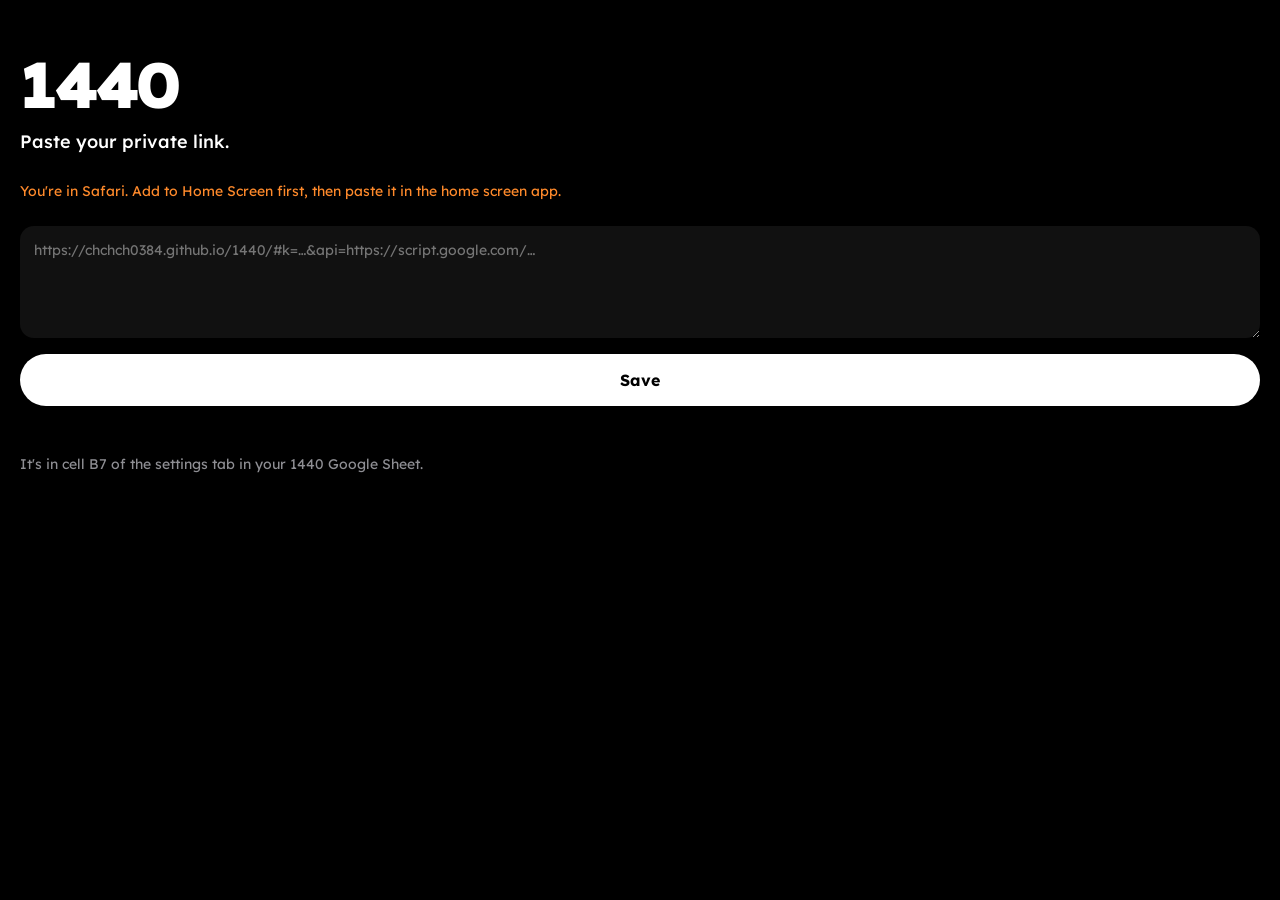
<file: index.html>
<!doctype html>
<html lang="en">
<head>
<meta charset="utf-8">
<meta name="viewport" content="width=device-width, initial-scale=1, viewport-fit=cover, user-scalable=no">
<meta name="apple-mobile-web-app-capable" content="yes">
<meta name="mobile-web-app-capable" content="yes">
<meta name="apple-mobile-web-app-status-bar-style" content="black-translucent">
<meta name="apple-mobile-web-app-title" content="1440">
<meta name="theme-color" content="#000000">
<link rel="manifest" href="manifest.json">
<link rel="apple-touch-icon" href="icons/icon-180.png">
<link rel="icon" href="icons/icon-192.png">
<link rel="preconnect" href="https://fonts.googleapis.com">
<link rel="preconnect" href="https://fonts.gstatic.com" crossorigin>
<link href="https://fonts.googleapis.com/css2?family=Lexend:wght@300;400;500;600;700;800&display=swap" rel="stylesheet">
<link rel="stylesheet" href="style.css?v=11">
<title>1440</title>
</head>
<body>

<!-- 設定：貼上專屬連結（只做一次） -->
<section id="scr-setup" class="screen" hidden>
  <h1 class="logo">1440</h1>
  <p class="lead">Paste your private link.</p>
  <p id="setup-warn" class="warn" hidden>You're in Safari. Add to Home Screen first, then paste it in the home screen app.</p>
  <textarea id="setup-link" rows="4" placeholder="https://chchch0384.github.io/1440/#k=…&amp;api=https://script.google.com/…" autocapitalize="off" autocorrect="off" spellcheck="false"></textarea>
  <button id="setup-save" class="primary">Save</button>
  <p id="setup-msg" class="msg"></p>
  <p class="hint">It's in cell B7 of the settings tab in your 1440 Google Sheet.</p>
  <nav class="nav bottom"><button id="setup-cancel" hidden>Cancel</button></nav>
</section>

<!-- 拍照畫面 -->
<section id="scr-shoot" class="screen center" hidden>
  <div class="clock-wrap">
    <div id="clock" class="clock">--:--</div>
    <div id="minute-status" class="minute-status"></div>
    <div id="hour-progress" class="hour-progress"></div>
  </div>
  <button id="btn-shoot" class="shoot" aria-label="Take photo"></button>
  <input id="file" type="file" accept="image/*" capture="environment" hidden>
  <p id="cheat-banner" class="cheat-banner" hidden>Cheat mode</p>
  <nav class="nav bottom">
    <button id="shoot-cancel-cheat" hidden>Cancel cheat</button>
    <button id="shoot-wall">Wall</button>
  </nav>
</section>

<!-- 處理中 / 待上傳 -->
<section id="scr-pending" class="screen" hidden>
  <div class="photo"><img id="pending-img" alt=""></div>
  <div class="info">
    <div id="pending-title" class="title">Processing…</div>
    <div id="pending-sub" class="sub"></div>
  </div>
  <div id="pending-ask" class="ask" hidden>
    <p id="pending-ask-text"></p>
    <div class="row">
      <button id="pending-retake">Retake</button>
      <button id="pending-keep" class="primary">Keep anyway</button>
    </div>
  </div>
  <div id="pending-actions" class="row" hidden>
    <button id="pending-discard" class="danger">Discard</button>
    <button id="pending-retry" class="primary">Retry</button>
  </div>
  <p class="hint only-failed">Long-press the photo to save it to Photos.</p>
</section>

<!-- 今天已經拍過 -->
<section id="scr-today" class="screen" hidden>
  <div class="photo"><img id="today-img" alt=""></div>
  <div class="info">
    <div id="today-title" class="title"></div>
    <div id="today-sub" class="sub"></div>
  </div>
  <nav class="nav bottom">
    <button id="today-wall">Wall</button>
    <button id="today-book">Hours</button>
  </nav>
  <button id="today-cheat" class="cheat">cheat</button>
</section>

<!-- 總覽 -->
<section id="scr-wall" class="screen" hidden>
  <header class="bar">
    <button class="back" data-back aria-label="Back">‹</button>
    <div id="wall-progress">0/1440</div>
    <span class="bar-spacer"></span>
  </header>
  <div id="wall-labels" class="hour-labels"></div>
  <div id="wall-wrap" class="wall-wrap">
    <canvas id="wall"></canvas>
    <canvas id="wall-overlay"></canvas>
  </div>
</section>

<!-- 小時書 -->
<section id="scr-book" class="screen" hidden>
  <header class="bar">
    <button class="back" data-back aria-label="Back">‹</button>
    <div id="book-title"></div>
    <span class="bar-spacer"></span>
  </header>
  <div id="book-dots" class="dots"></div>
  <div id="book-pages" class="pages"></div>
</section>

<!-- 看單張 -->
<section id="scr-view" class="screen" hidden>
  <header class="bar">
    <button class="back" data-back aria-label="Back">‹</button>
    <div id="view-title"></div>
    <span class="bar-spacer"></span>
  </header>
  <div class="photo"><img id="view-img" alt=""></div>
  <div id="view-sub" class="sub"></div>
</section>

<div id="toast" hidden></div>
<script src="app.js?v=7"></script>
</body>
</html>
</file>
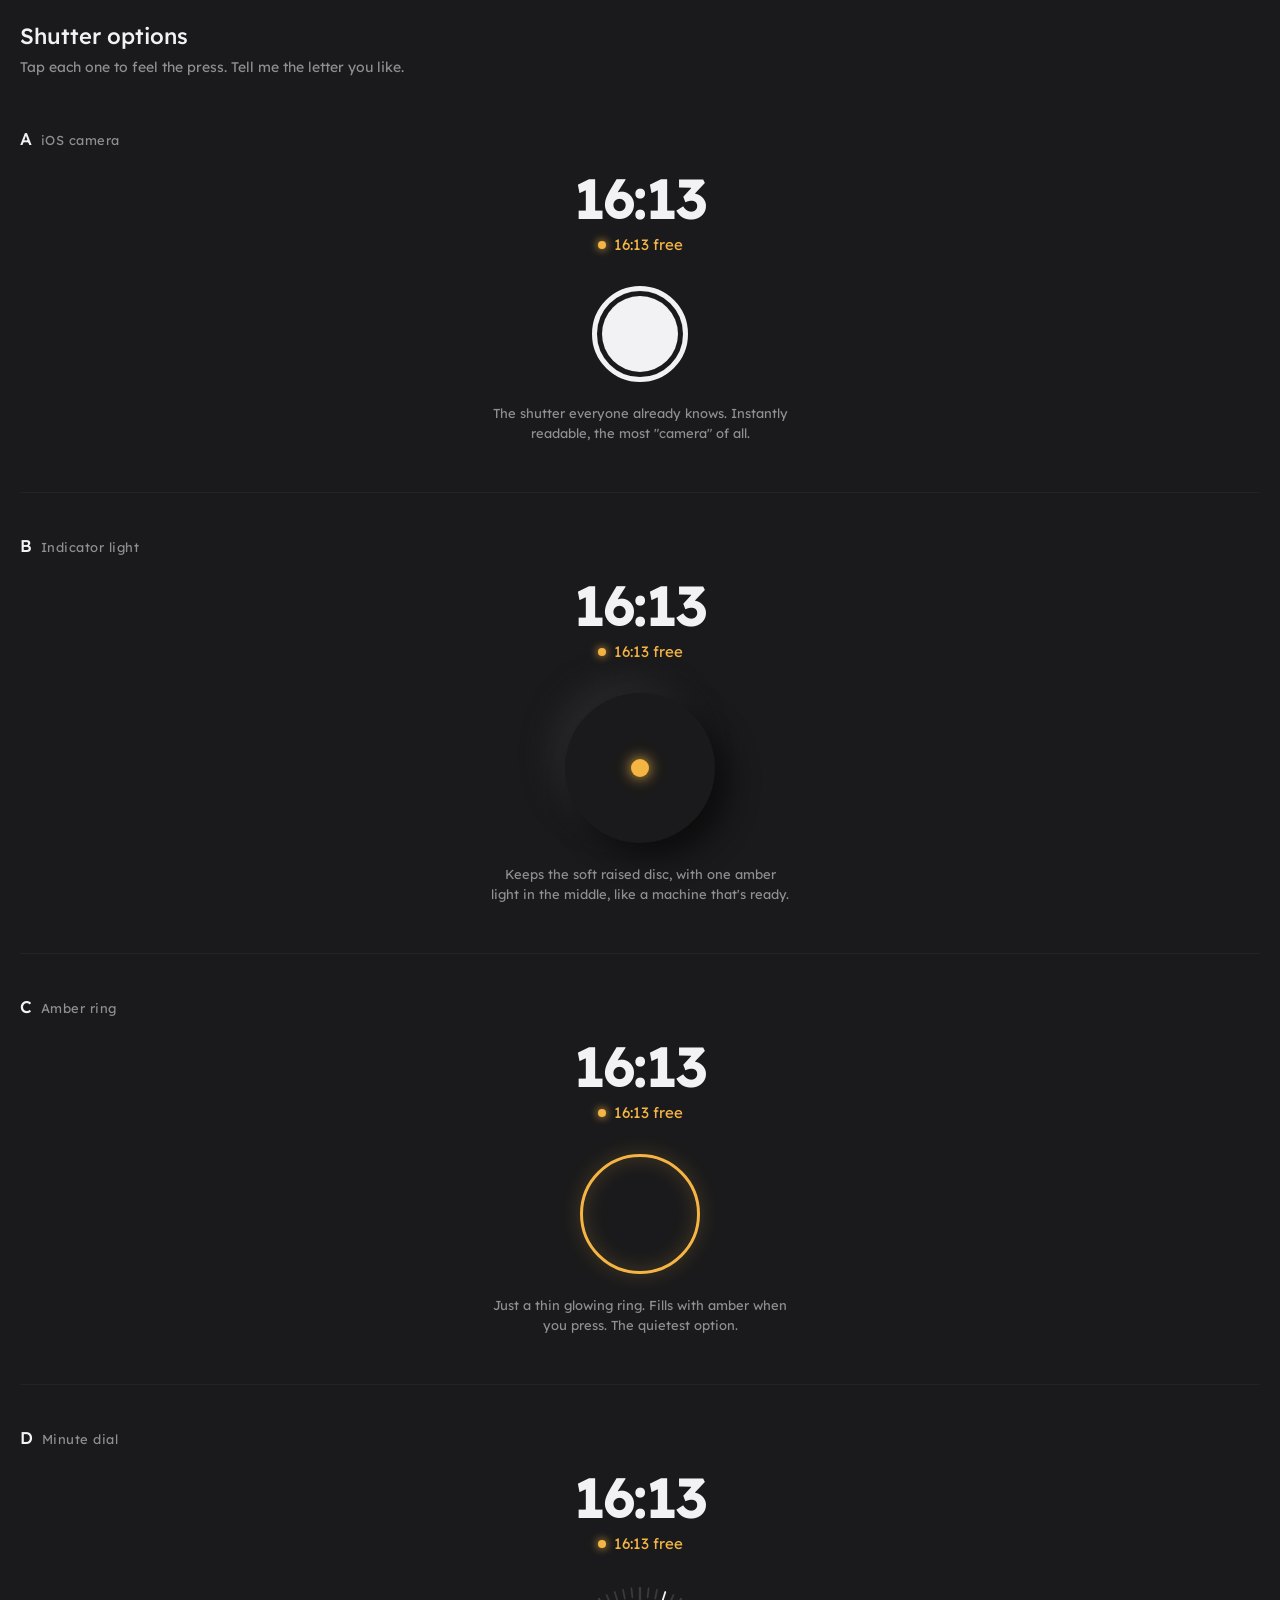
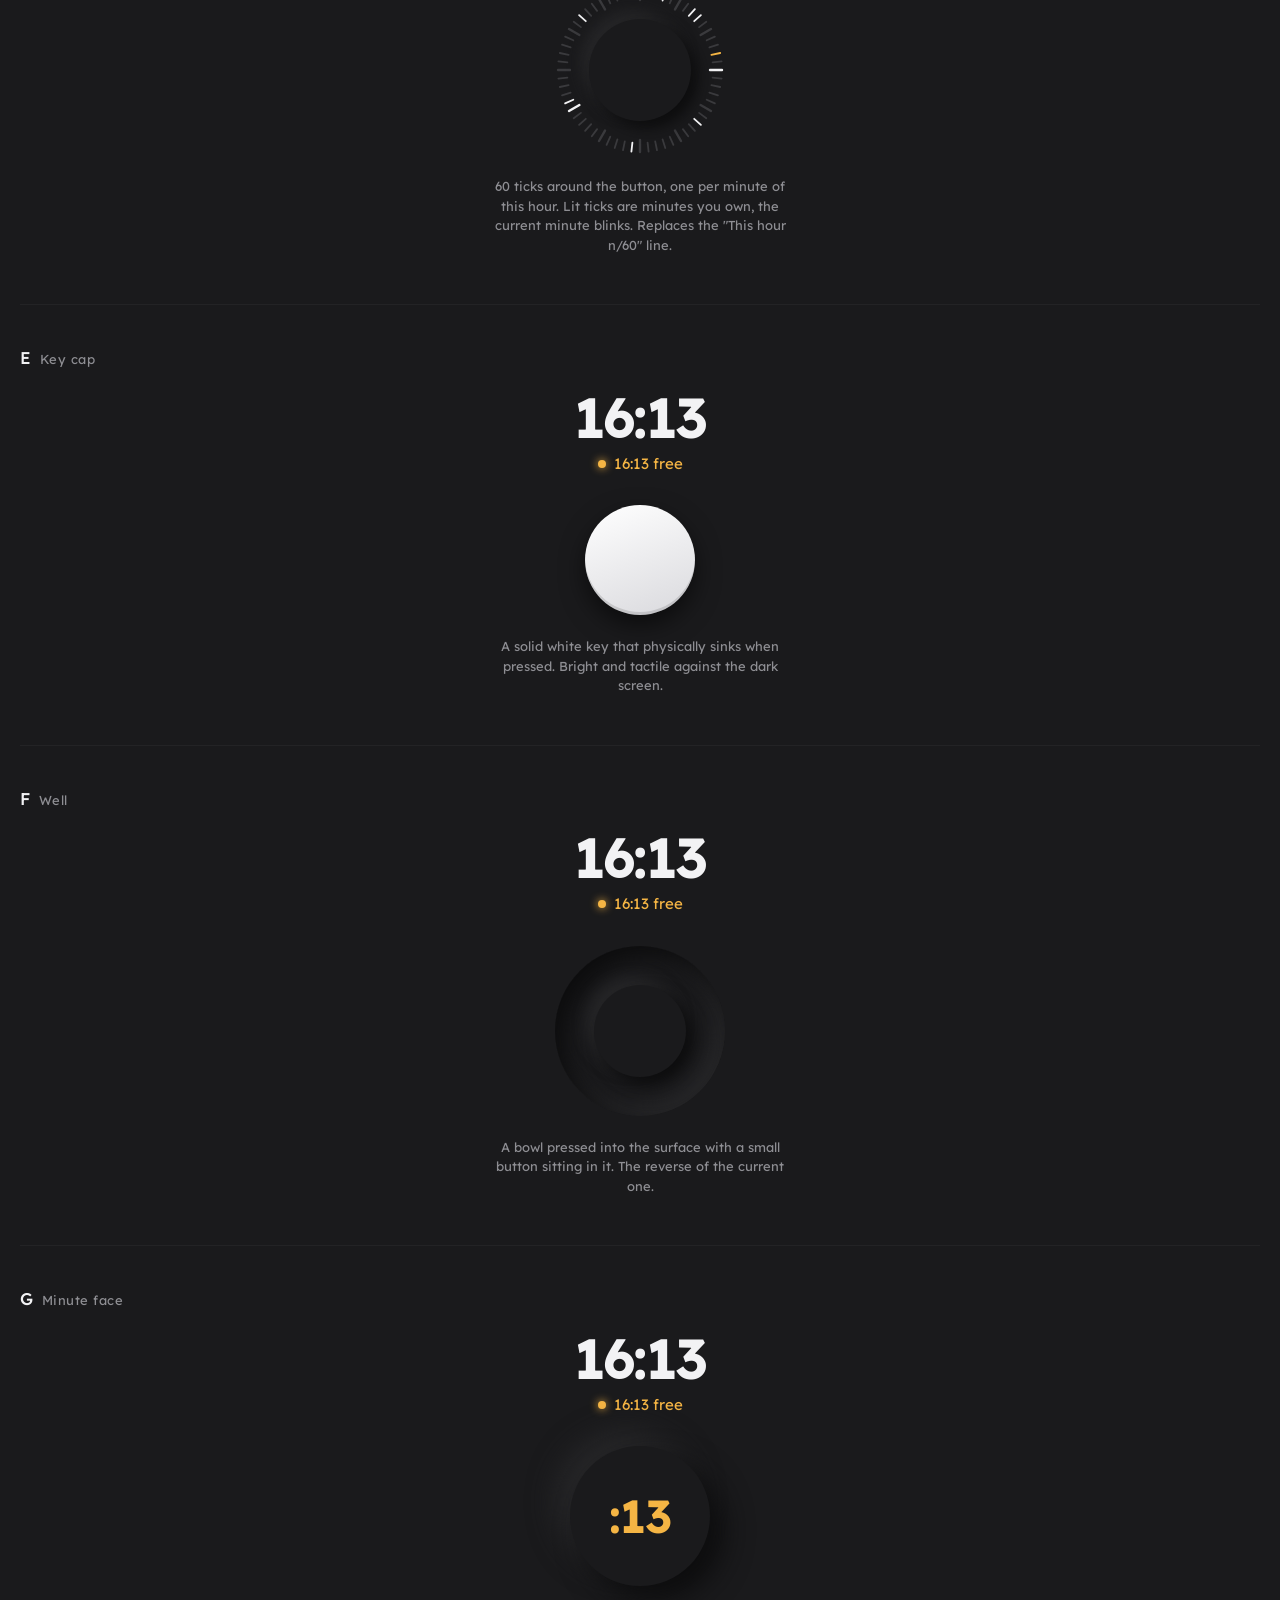
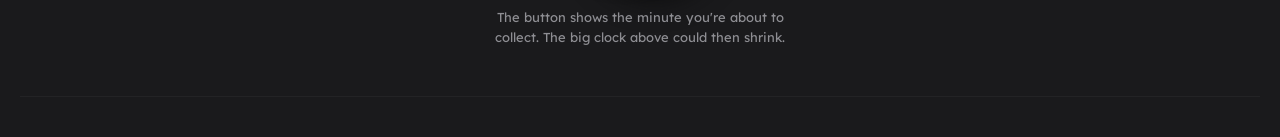
<file: dev/shutters.html>
<!doctype html>
<html lang="en">
<head>
<meta charset="utf-8">
<meta name="viewport" content="width=device-width, initial-scale=1, viewport-fit=cover, user-scalable=no">
<meta name="theme-color" content="#1a1a1c">
<link href="https://fonts.googleapis.com/css2?family=Lexend:wght@400;500;700&display=swap" rel="stylesheet">
<title>1440 · shutter options</title>
<style>
  :root {
    --bg: #1a1a1c; --shadow-d: #0d0d0e; --shadow-l: #272729; --photo-bg: #0b0b0c;
    --fg: #f2f2f4; --dim: #8e8e93; --faint: #4a4a4d;
    --accent: #f5b544; --accent-dim: #6b4d1c; --accent-glow: rgba(245, 181, 68, .18);
    --raise-s: 4px 4px 8px var(--shadow-d), -4px -4px 8px var(--shadow-l);
    --raise-m: 7px 7px 14px var(--shadow-d), -7px -7px 14px var(--shadow-l);
    --raise-l: 14px 14px 28px var(--shadow-d), -14px -14px 28px var(--shadow-l);
    --press-s: inset 3px 3px 6px var(--shadow-d), inset -3px -3px 6px var(--shadow-l);
    --press-m: inset 6px 6px 12px var(--shadow-d), inset -6px -6px 12px var(--shadow-l);
    --press-l: inset 10px 10px 20px var(--shadow-d), inset -10px -10px 20px var(--shadow-l);
  }
  * { box-sizing: border-box; -webkit-tap-highlight-color: transparent; }
  html, body { margin: 0; background: var(--bg); color: var(--fg); font: 16px/1.5 "Lexend", -apple-system, system-ui, sans-serif; }
  body { padding: calc(20px + env(safe-area-inset-top)) 20px calc(40px + env(safe-area-inset-bottom)); }
  h1 { font-size: 22px; font-weight: 500; margin: 0 0 4px; }
  .intro { color: var(--dim); font-size: 14px; margin: 0 0 8px; }
  .opt { display: flex; flex-direction: column; align-items: center; padding: 40px 0 36px; border-bottom: 1px solid #232325; }
  .tag { align-self: flex-start; font-size: 13px; color: var(--dim); letter-spacing: .04em; }
  .tag b { color: var(--fg); font-weight: 500; font-size: 17px; margin-right: 8px; }
  .clock { font-size: 56px; font-weight: 700; letter-spacing: -.03em; line-height: 1; margin-top: 18px; font-variant-numeric: tabular-nums; }
  .status { color: var(--accent); font-size: 15px; margin: 8px 0 30px; }
  .status::before { content: ''; display: inline-block; width: 8px; height: 8px; border-radius: 50%; background: var(--accent); box-shadow: 0 0 8px var(--accent); margin-right: 8px; vertical-align: 1px; }
  .note { color: var(--dim); font-size: 13px; margin-top: 22px; text-align: center; max-width: 300px; }
  button { font: inherit; border: none; padding: 0; background: none; color: inherit; cursor: pointer; }
  button:focus { outline: none; }

  /* A · iOS camera: white ring + solid white disc */
  .a { width: 96px; height: 96px; border-radius: 50%; border: 5px solid var(--fg); display: grid; place-items: center; }
  .a::after { content: ''; width: 76px; height: 76px; border-radius: 50%; background: var(--fg); transition: transform .12s ease; }
  .a:active::after { transform: scale(.88); }

  /* B · Indicator: soft raised disc, amber light in the middle */
  .b { width: 150px; height: 150px; border-radius: 50%; background: var(--bg); box-shadow: var(--raise-l); display: grid; place-items: center; transition: box-shadow .1s ease; }
  .b::after { content: ''; width: 18px; height: 18px; border-radius: 50%; background: var(--accent); box-shadow: 0 0 14px var(--accent), 0 0 34px var(--accent-glow); transition: transform .12s ease; }
  .b:active { box-shadow: var(--press-l); }
  .b:active::after { transform: scale(1.5); }

  /* C · Amber ring: thin glowing ring, empty center */
  .c { width: 120px; height: 120px; border-radius: 50%; border: 3px solid var(--accent); box-shadow: 0 0 22px var(--accent-glow), inset 0 0 22px var(--accent-glow); transition: background .12s ease; }
  .c:active { background: var(--accent); }

  /* D · Minute dial: 60 ticks, lit ticks = minutes you own this hour */
  .d { position: relative; width: 170px; height: 170px; border-radius: 50%; }
  .d svg { position: absolute; inset: 0; }
  .d .core { position: absolute; inset: 34px; border-radius: 50%; background: var(--bg); box-shadow: var(--raise-m); transition: box-shadow .1s ease; }
  .d:active .core { box-shadow: var(--press-m); }

  /* E · Solid key: flat white disc with a soft drop, like a physical key cap */
  .e { width: 110px; height: 110px; border-radius: 50%; background: linear-gradient(160deg, #ffffff, #d9d9dd); box-shadow: 0 10px 24px rgba(0,0,0,.55), inset 0 -3px 0 rgba(0,0,0,.12); transition: transform .08s ease, box-shadow .08s ease; }
  .e:active { transform: translateY(3px); box-shadow: 0 4px 10px rgba(0,0,0,.55), inset 0 -1px 0 rgba(0,0,0,.12); }

  /* F · Well: a bowl pressed into the surface with a small raised button inside */
  .f { width: 170px; height: 170px; border-radius: 50%; background: var(--bg); box-shadow: var(--press-l); display: grid; place-items: center; }
  .f::after { content: ''; width: 92px; height: 92px; border-radius: 50%; background: var(--bg); box-shadow: var(--raise-m); transition: box-shadow .1s ease; }
  .f:active::after { box-shadow: var(--press-s); }

  /* G · Minute face: the button shows the current minute */
  .g { width: 140px; height: 140px; border-radius: 50%; background: var(--bg); box-shadow: var(--raise-l); display: grid; place-items: center; font-size: 46px; font-weight: 700; letter-spacing: -.02em; color: var(--accent); font-variant-numeric: tabular-nums; transition: box-shadow .1s ease; }
  .g:active { box-shadow: var(--press-l); }
</style>
</head>
<body>
<h1>Shutter options</h1>
<p class="intro">Tap each one to feel the press. Tell me the letter you like.</p>

<section class="opt">
  <div class="tag"><b>A</b>iOS camera</div>
  <div class="clock" data-clock></div><div class="status" data-status></div>
  <button class="a" aria-label="A"></button>
  <p class="note">The shutter everyone already knows. Instantly readable, the most "camera" of all.</p>
</section>

<section class="opt">
  <div class="tag"><b>B</b>Indicator light</div>
  <div class="clock" data-clock></div><div class="status" data-status></div>
  <button class="b" aria-label="B"></button>
  <p class="note">Keeps the soft raised disc, with one amber light in the middle, like a machine that's ready.</p>
</section>

<section class="opt">
  <div class="tag"><b>C</b>Amber ring</div>
  <div class="clock" data-clock></div><div class="status" data-status></div>
  <button class="c" aria-label="C"></button>
  <p class="note">Just a thin glowing ring. Fills with amber when you press. The quietest option.</p>
</section>

<section class="opt">
  <div class="tag"><b>D</b>Minute dial</div>
  <div class="clock" data-clock></div><div class="status" data-status></div>
  <button class="d" aria-label="D"><svg id="dial" viewBox="0 0 170 170"></svg><span class="core"></span></button>
  <p class="note">60 ticks around the button, one per minute of this hour. Lit ticks are minutes you own, the current minute blinks. Replaces the "This hour n/60" line.</p>
</section>

<section class="opt">
  <div class="tag"><b>E</b>Key cap</div>
  <div class="clock" data-clock></div><div class="status" data-status></div>
  <button class="e" aria-label="E"></button>
  <p class="note">A solid white key that physically sinks when pressed. Bright and tactile against the dark screen.</p>
</section>

<section class="opt">
  <div class="tag"><b>F</b>Well</div>
  <div class="clock" data-clock></div><div class="status" data-status></div>
  <button class="f" aria-label="F"></button>
  <p class="note">A bowl pressed into the surface with a small button sitting in it. The reverse of the current one.</p>
</section>

<section class="opt">
  <div class="tag"><b>G</b>Minute face</div>
  <div class="clock" data-clock></div><div class="status" data-status></div>
  <button class="g" aria-label="G" data-minute></button>
  <p class="note">The button shows the minute you're about to collect. The big clock above could then shrink.</p>
</section>

<script>
  function two(n) { return (n < 10 ? '0' : '') + n; }
  // 範例用：假裝這一小時已經收了幾格
  var owned = [3, 7, 8, 15, 22, 31, 40, 41, 52];
  function dial(min) {
    var svg = document.getElementById('dial'), out = '';
    for (var i = 0; i < 60; i++) {
      var a = (i / 60) * Math.PI * 2 - Math.PI / 2, big = i % 5 === 0;
      var r1 = big ? 70 : 73, r2 = 82;
      var x1 = 85 + Math.cos(a) * r1, y1 = 85 + Math.sin(a) * r1, x2 = 85 + Math.cos(a) * r2, y2 = 85 + Math.sin(a) * r2;
      var col = i === min ? '#f5b544' : owned.indexOf(i) >= 0 ? '#f2f2f4' : '#3a3a3d';
      var cls = i === min ? ' class="blink"' : '';
      out += '<line' + cls + ' x1="' + x1.toFixed(1) + '" y1="' + y1.toFixed(1) + '" x2="' + x2.toFixed(1) + '" y2="' + y2.toFixed(1) + '" stroke="' + col + '" stroke-width="' + (big ? 2.4 : 1.8) + '" stroke-linecap="round"/>';
    }
    svg.innerHTML = '<style>.blink{animation:b 1.2s ease-in-out infinite}@keyframes b{50%{opacity:.25}}</style>' + out;
  }
  function tick() {
    var d = new Date(), m = two(d.getHours()) + ':' + two(d.getMinutes());
    document.querySelectorAll('[data-clock]').forEach(function (e) { e.textContent = m; });
    document.querySelectorAll('[data-status]').forEach(function (e) { e.textContent = m + ' free'; });
    document.querySelectorAll('[data-minute]').forEach(function (e) { e.textContent = ':' + two(d.getMinutes()); });
    dial(d.getMinutes());
  }
  tick(); setInterval(tick, 1000);
</script>
</body>
</html>
</file>
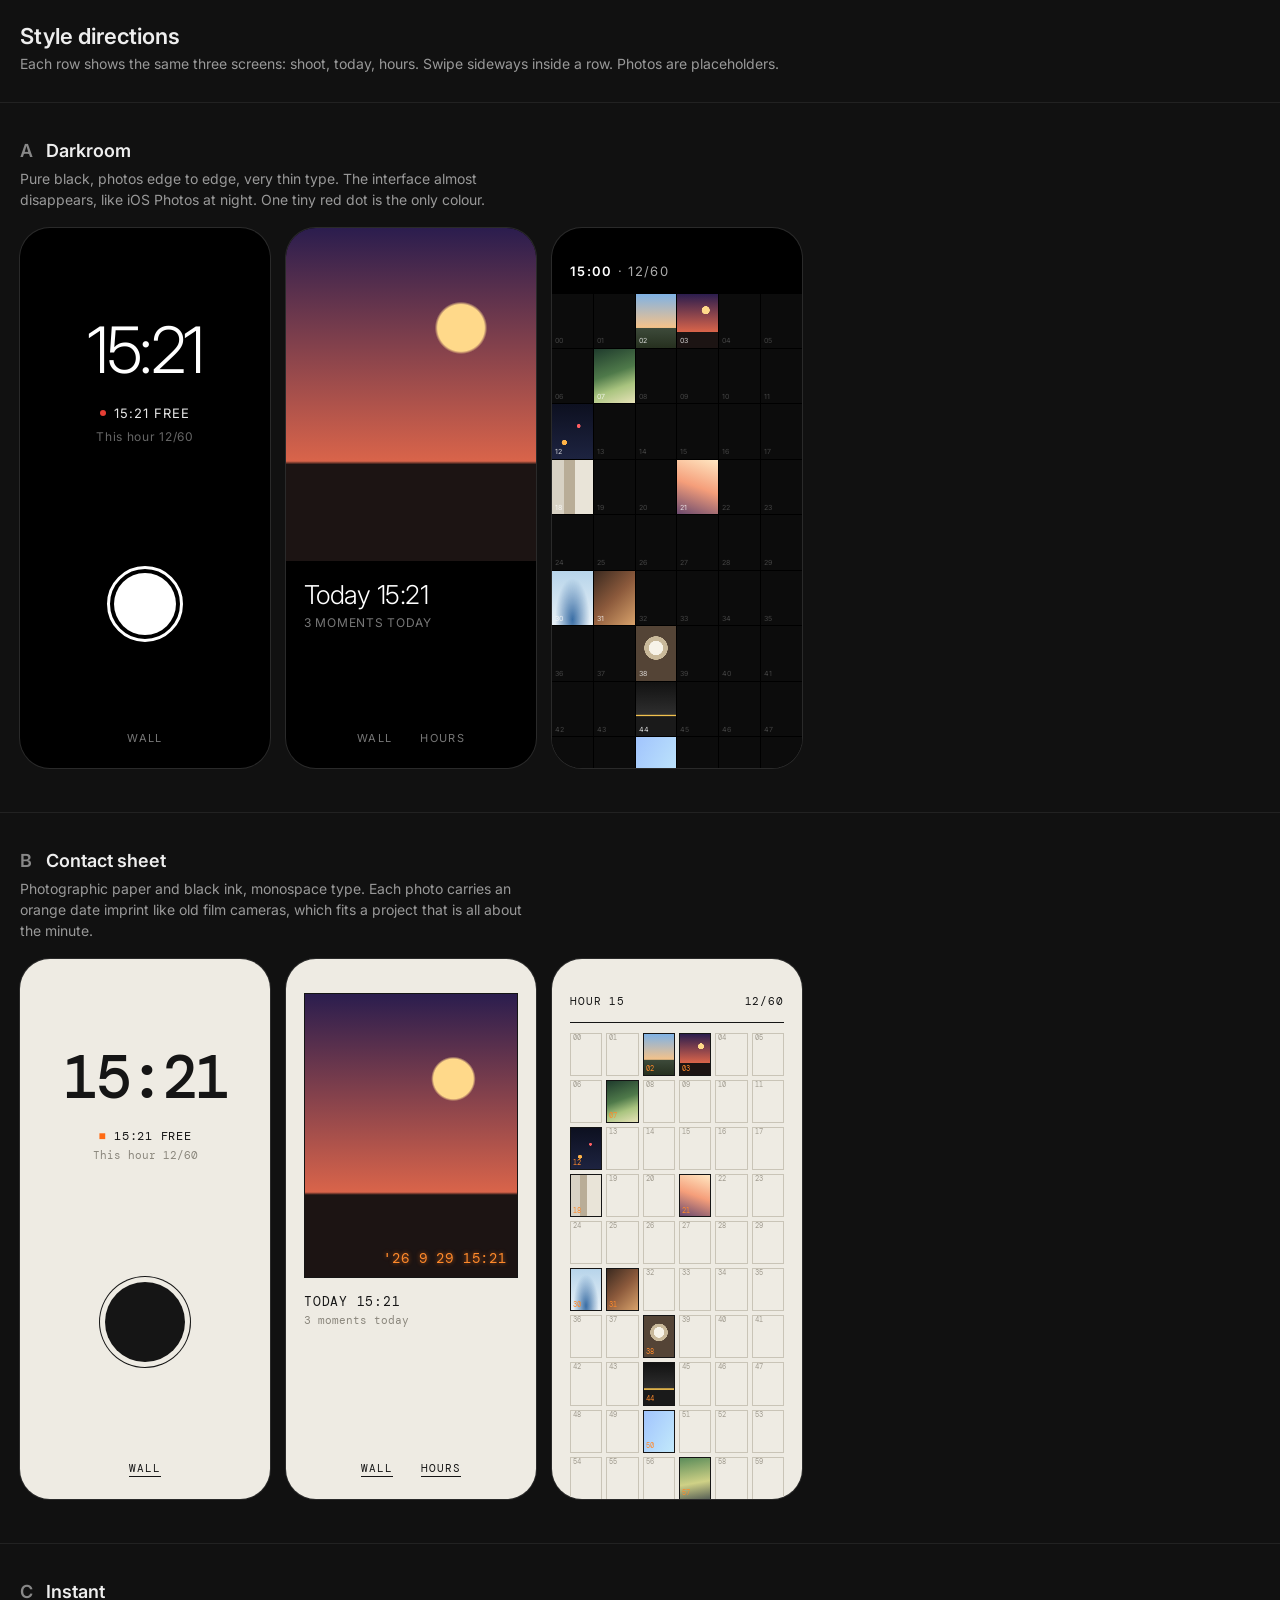
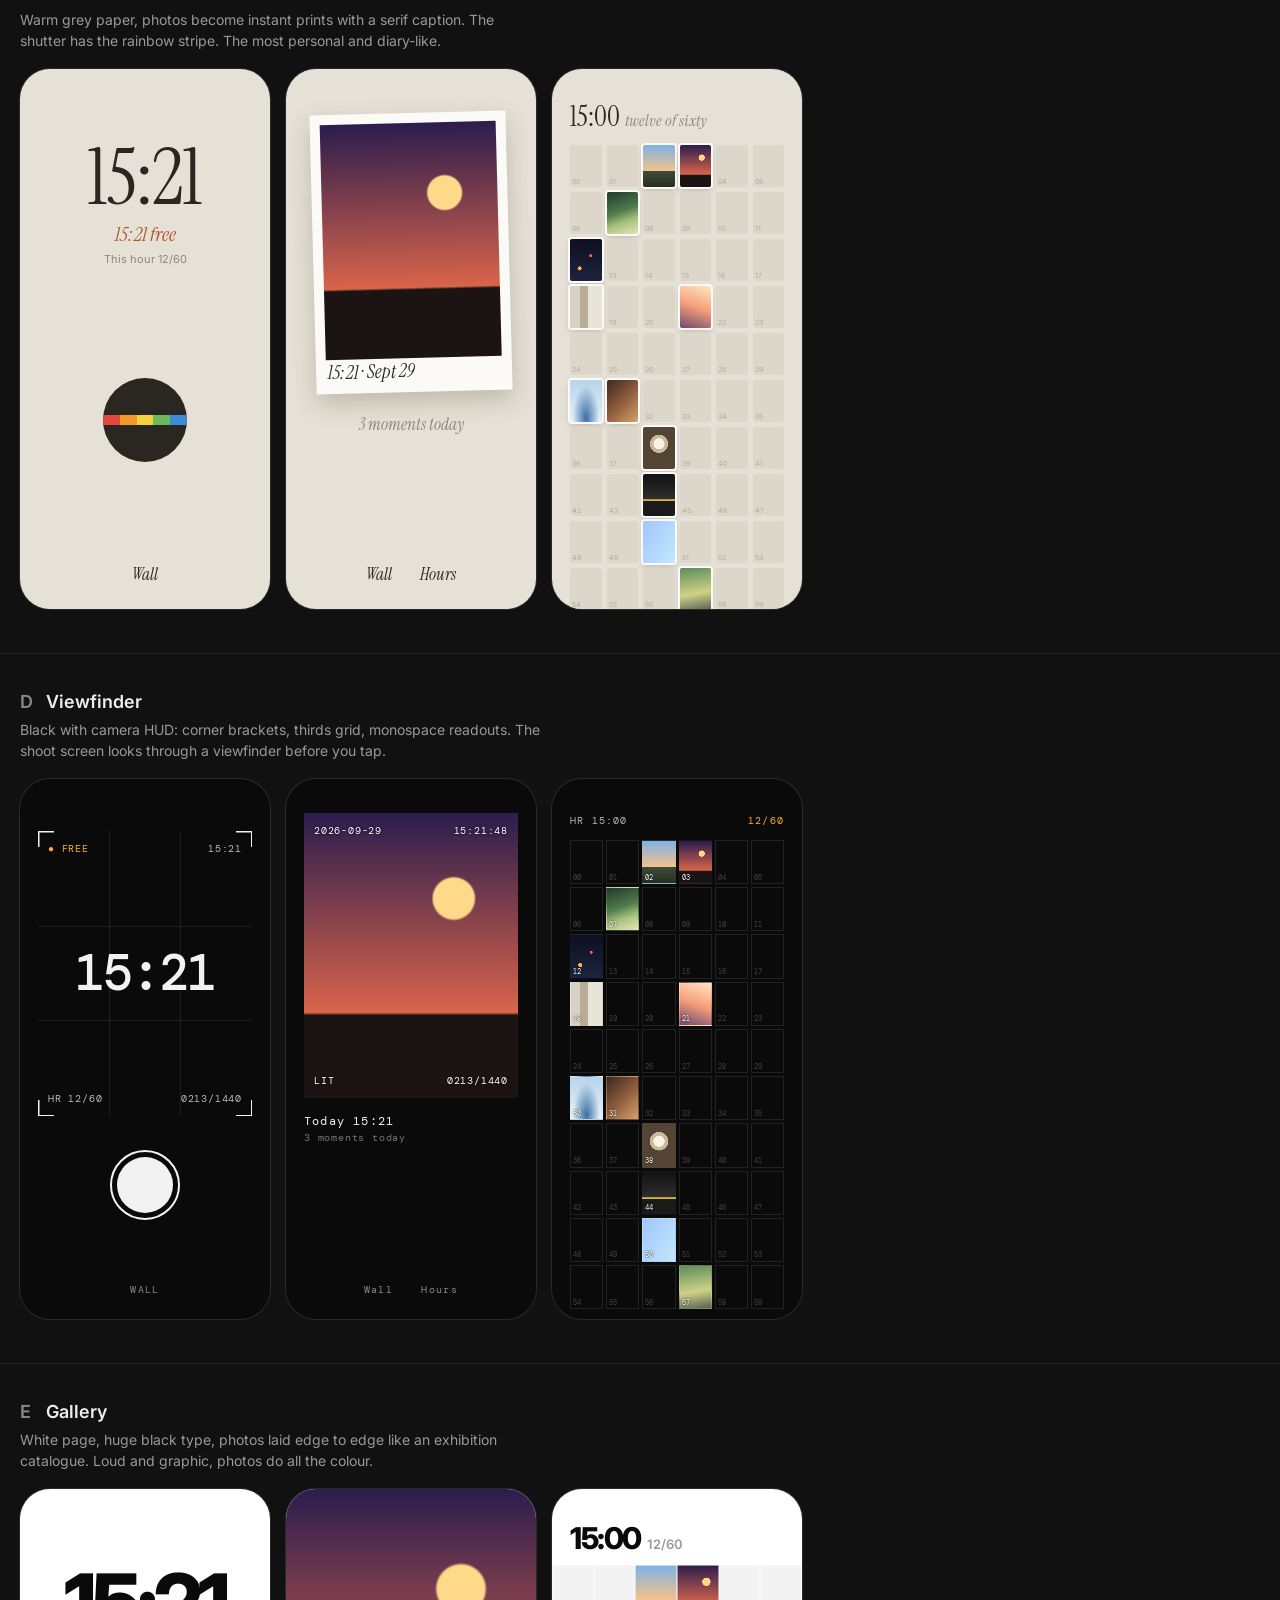
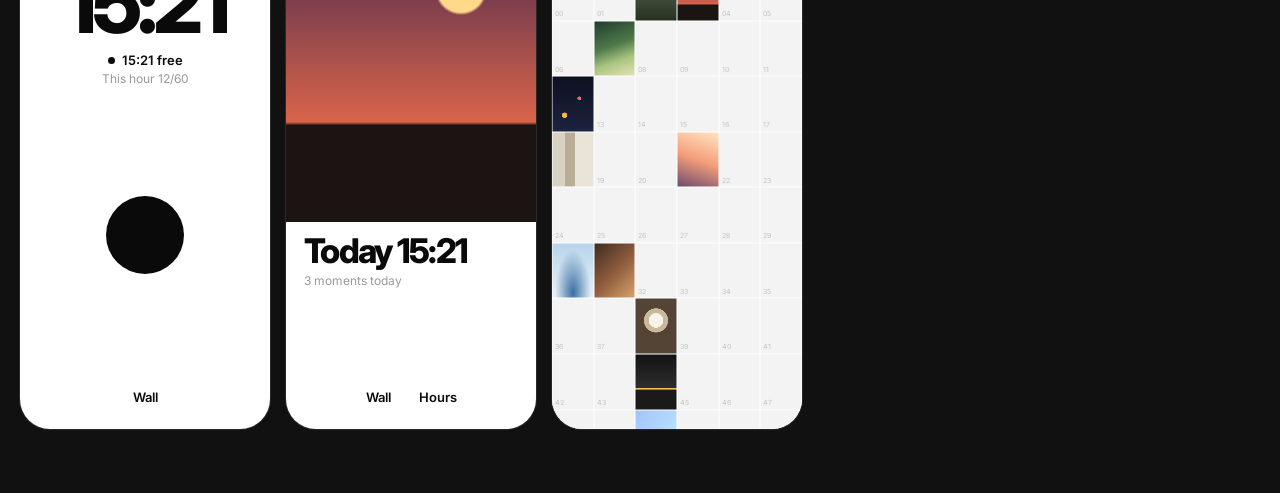
<file: dev/styles.html>
<!doctype html>
<html lang="en">
<head>
<meta charset="utf-8">
<meta name="viewport" content="width=device-width, initial-scale=1, viewport-fit=cover">
<meta name="theme-color" content="#111">
<link rel="preconnect" href="https://fonts.googleapis.com">
<link rel="preconnect" href="https://fonts.gstatic.com" crossorigin>
<link href="https://fonts.googleapis.com/css2?family=DM+Mono:wght@400;500&family=Inter:wght@300;400;600;800&family=Instrument+Serif:ital@0;1&display=swap" rel="stylesheet">
<title>1440 · style directions</title>
<style>
  * { box-sizing: border-box; margin: 0; }
  body { background: #111; color: #eee; font: 15px/1.5 Inter, -apple-system, system-ui, sans-serif; padding: calc(20px + env(safe-area-inset-top)) 0 calc(40px + env(safe-area-inset-bottom)); }
  .intro { padding: 0 20px 8px; }
  .intro h1 { font-size: 22px; font-weight: 600; }
  .intro p { color: #999; font-size: 14px; }
  section { padding: 34px 0 10px; border-top: 1px solid #222; margin-top: 20px; }
  .label { padding: 0 20px; }
  .label b { font-size: 18px; font-weight: 600; }
  .label b span { display: inline-block; width: 26px; color: #888; }
  .label p { color: #999; font-size: 14px; margin-top: 4px; max-width: 520px; }
  .row { display: flex; gap: 16px; overflow-x: auto; padding: 18px 20px 14px; scroll-snap-type: x mandatory; }
  .row::-webkit-scrollbar { display: none; }

  /* ───── 手機外框（共用） ───── */
  .phone { flex: 0 0 250px; height: 540px; border-radius: 30px; overflow: hidden; position: relative; scroll-snap-align: start; box-shadow: 0 0 0 1px #2a2a2a; }
  .scr { position: absolute; inset: 0; display: flex; flex-direction: column; padding: 34px 18px 22px; }
  .scr.center { align-items: center; text-align: center; }
  .nav { margin-top: auto; display: flex; justify-content: center; gap: 28px; font-size: 13px; }
  .cap { position: absolute; left: 0; right: 0; bottom: -22px; text-align: center; font-size: 11px; color: #777; }

  /* 假照片：用漸層代替 */
  .ph { background-size: cover; background-position: center; }
  .phone .p1.p1 { background: linear-gradient(180deg, #7fb2e5 0%, #f4c28a 62%, #3d4a3a 63%, #26301f 100%); }
  .phone .p2.p2 { background: radial-gradient(circle at 70% 30%, #ffd98a 0 8%, transparent 9%), linear-gradient(180deg, #2b1d4e, #d9644a 70%, #1c1413 71%); }
  .phone .p3.p3 { background: linear-gradient(160deg, #1f3b2d, #4f7a4a 45%, #a9c47f 70%, #e7e2b8); }
  .phone .p4.p4 { background: radial-gradient(circle at 30% 70%, #ffb347 0 5%, transparent 6%), radial-gradient(circle at 65% 40%, #ff5e62 0 4%, transparent 5%), linear-gradient(180deg, #0d1020, #1d2340); }
  .phone .p5.p5 { background: linear-gradient(90deg, #d8d2c4 0 30%, #b9ad97 30% 55%, #e9e4d8 55%), linear-gradient(#000, #000); }
  .phone .p6.p6 { background: linear-gradient(200deg, #ffe7c2, #f59e7a 50%, #6b4a6e); }
  .phone .p7.p7 { background: radial-gradient(ellipse at 50% 90%, #3a6ea5, transparent 60%), linear-gradient(180deg, #b7d4ea, #e8f1f7); }
  .phone .p8.p8 { background: linear-gradient(135deg, #3b2a20, #8c5a3c 50%, #d8a26b); }
  .phone .p9.p9 { background: radial-gradient(circle at 50% 40%, #f7f3e8 0 18%, #c9b99a 19% 30%, #544436 31%); }
  .phone .p10.p10 { background: linear-gradient(180deg, #121212, #2e2e2e 60%, #f2c14e 61% 63%, #1a1a1a 64%); }
  .phone .p11.p11 { background: linear-gradient(120deg, #a1c4fd, #c2e9fb); }
  .phone .p12.p12 { background: linear-gradient(170deg, #5b8c5a, #cfd186 60%, #596157); }

  /* ════════ A · Darkroom：純黑、照片滿版、字很細，介面幾乎消失 ════════ */
  .A { background: #000; color: #fff; font-family: Inter; }
  .A .clock { font-size: 64px; font-weight: 300; letter-spacing: -.04em; margin-top: 40px; }
  .A .st { font-size: 13px; color: #fff; opacity: .9; margin-top: 6px; letter-spacing: .08em; text-transform: uppercase; }
  .A .st::before { content: ''; display: inline-block; width: 6px; height: 6px; border-radius: 50%; background: #ff453a; margin-right: 8px; vertical-align: 2px; }
  .A .hp { font-size: 12px; color: #666; margin-top: 4px; letter-spacing: .06em; }
  .A .btn { width: 76px; height: 76px; border-radius: 50%; border: 3px solid #fff; margin-top: 120px; display: grid; place-items: center; }
  .A .btn::after { content: ''; width: 62px; height: 62px; border-radius: 50%; background: #fff; }
  .A .nav { color: #777; text-transform: uppercase; letter-spacing: .12em; font-size: 11px; }
  .A .today { padding: 0 0 22px; }
  .A .today .photo { width: 100%; aspect-ratio: 3/4; }
  .A .today .t { padding: 14px 18px 0; font-size: 26px; font-weight: 300; letter-spacing: -.02em; }
  .A .today .s { padding: 0 18px; font-size: 12px; color: #777; letter-spacing: .06em; text-transform: uppercase; }
  .A .hours { padding: 34px 0 0; }
  .A .hd { padding: 0 18px 12px; font-size: 13px; letter-spacing: .1em; text-transform: uppercase; color: #aaa; }
  .A .hd b { color: #fff; font-weight: 600; }
  .A .grid { display: grid; grid-template-columns: repeat(6, 1fr); gap: 1px; }
  .A .cell { aspect-ratio: 3/4; background: #0c0c0c; position: relative; }
  .A .cell i { position: absolute; left: 3px; bottom: 1px; font-size: 7px; font-style: normal; color: #444; }
  .A .cell.ph i { color: rgba(255,255,255,.8); }

  /* ════════ B · Contact sheet：印樣紙、黑墨、橘色日期印字 ════════ */
  .B { background: #eeebe3; color: #151515; font-family: "DM Mono", monospace; }
  .B .clock { font-size: 60px; font-weight: 500; letter-spacing: -.05em; margin-top: 40px; }
  .B .st { font-size: 12px; margin-top: 4px; letter-spacing: .06em; text-transform: uppercase; }
  .B .st::before { content: '■ '; color: #ff6a13; }
  .B .hp { font-size: 11px; color: #8a867c; margin-top: 2px; }
  .B .btn { width: 80px; height: 80px; border-radius: 50%; background: #151515; margin-top: 118px; box-shadow: 0 0 0 5px #eeebe3, 0 0 0 6px #151515; }
  .B .nav { font-size: 11px; text-transform: uppercase; letter-spacing: .1em; }
  .B .nav span { border-bottom: 1px solid #151515; }
  .B .today .photo { width: 100%; aspect-ratio: 3/4; border: 1px solid #151515; position: relative; }
  .B .stamp { position: absolute; right: 10px; bottom: 8px; font-family: "DM Mono"; font-size: 14px; color: #ff8a2b; text-shadow: 0 0 4px rgba(255,120,30,.7); letter-spacing: .06em; }
  .B .today .t { margin-top: 14px; font-size: 13px; letter-spacing: .06em; text-transform: uppercase; }
  .B .today .s { font-size: 11px; color: #8a867c; }
  .B .hd { padding-bottom: 12px; font-size: 11px; letter-spacing: .08em; text-transform: uppercase; display: flex; justify-content: space-between; border-bottom: 1px solid #151515; margin-bottom: 10px; }
  .B .grid { display: grid; grid-template-columns: repeat(6, 1fr); gap: 4px; }
  .B .cell { aspect-ratio: 3/4; border: 1px solid #c9c4b7; position: relative; }
  .B .cell.ph { border-color: #151515; }
  .B .cell i { position: absolute; left: 2px; top: -1px; font-size: 7px; font-style: normal; color: #a19c90; }
  .B .cell.ph i { color: #ff8a2b; top: auto; bottom: 0; }

  /* ════════ C · Instant：暖灰底、照片像拍立得、襯線字當手寫標籤 ════════ */
  .C { background: #e6e1d7; color: #2a2723; font-family: Inter; }
  .C .clock { font-family: "Instrument Serif"; font-size: 78px; line-height: 1; margin-top: 36px; letter-spacing: -.01em; }
  .C .st { font-family: "Instrument Serif"; font-style: italic; font-size: 20px; margin-top: 2px; color: #b4532a; }
  .C .hp { font-size: 11px; color: #8d877b; margin-top: 2px; }
  .C .btn { width: 84px; height: 84px; border-radius: 50%; background: #2a2723; margin-top: 110px; position: relative; overflow: hidden; }
  .C .btn::after { content: ''; position: absolute; left: 0; right: 0; top: 50%; height: 10px; margin-top: -5px; background: linear-gradient(90deg, #e2463c 0 20%, #f39a2b 20% 40%, #f5d23b 40% 60%, #6cb85a 60% 80%, #3b8bd9 80%); }
  .C .nav { font-family: "Instrument Serif"; font-size: 17px; font-style: italic; }
  .C .today { align-items: center; }
  .C .print { background: #fbfaf6; padding: 10px 10px 34px; box-shadow: 0 10px 24px rgba(60,40,20,.22); transform: rotate(-1.5deg); width: 196px; margin-top: 10px; position: relative; }
  .C .print .photo { width: 100%; aspect-ratio: 3/4; }
  .C .print .pc { position: absolute; left: 12px; bottom: 6px; font-family: "Instrument Serif"; font-style: italic; font-size: 19px; color: #2a2723; }
  .C .today .s { margin-top: 20px; font-family: "Instrument Serif"; font-style: italic; font-size: 17px; color: #8d877b; }
  .C .hd { font-family: "Instrument Serif"; font-size: 28px; line-height: 1; padding-bottom: 14px; }
  .C .hd em { font-size: 16px; color: #8d877b; }
  .C .grid { display: grid; grid-template-columns: repeat(6, 1fr); gap: 5px; }
  .C .cell { aspect-ratio: 3/4; background: #ddd7cb; border-radius: 2px; position: relative; }
  .C .cell.ph { box-shadow: 0 0 0 2px #fbfaf6, 0 3px 6px rgba(60,40,20,.25); }
  .C .cell i { position: absolute; left: 2px; bottom: 0; font-size: 7px; font-style: normal; color: #b2ab9c; }
  .C .cell.ph i { display: none; }

  /* ════════ D · Viewfinder：黑底、相機觀景窗的角框和讀數 ════════ */
  .D { background: #0a0a0a; color: #f2f2f2; font-family: "DM Mono", monospace; }
  .D .shoot { justify-content: flex-start; }
  .D .vf { position: relative; width: 100%; aspect-ratio: 3/4; margin-top: 18px; display: grid; place-items: center; }
  .D .vf::before, .D .vf::after { content: ''; position: absolute; inset: 0; pointer-events: none;
    background:
      linear-gradient(#f2f2f2, #f2f2f2) top left / 16px 1.5px no-repeat, linear-gradient(#f2f2f2, #f2f2f2) top left / 1.5px 16px no-repeat,
      linear-gradient(#f2f2f2, #f2f2f2) top right / 16px 1.5px no-repeat, linear-gradient(#f2f2f2, #f2f2f2) top right / 1.5px 16px no-repeat,
      linear-gradient(#f2f2f2, #f2f2f2) bottom left / 16px 1.5px no-repeat, linear-gradient(#f2f2f2, #f2f2f2) bottom left / 1.5px 16px no-repeat,
      linear-gradient(#f2f2f2, #f2f2f2) bottom right / 16px 1.5px no-repeat, linear-gradient(#f2f2f2, #f2f2f2) bottom right / 1.5px 16px no-repeat; }
  .D .vf::after { background: linear-gradient(rgba(255,255,255,.08), rgba(255,255,255,.08)) 33.3% 0 / 1px 100% no-repeat, linear-gradient(rgba(255,255,255,.08), rgba(255,255,255,.08)) 66.6% 0 / 1px 100% no-repeat, linear-gradient(rgba(255,255,255,.08), rgba(255,255,255,.08)) 0 33.3% / 100% 1px no-repeat, linear-gradient(rgba(255,255,255,.08), rgba(255,255,255,.08)) 0 66.6% / 100% 1px no-repeat; }
  .D .clock { font-size: 50px; font-weight: 500; letter-spacing: -.04em; }
  .D .read { position: absolute; left: 10px; right: 10px; font-size: 10px; letter-spacing: .08em; display: flex; justify-content: space-between; color: #bbb; }
  .D .read.top { top: 10px; } .D .read.bot { bottom: 10px; }
  .D .rec { color: #ffb020; } .D .rec::before { content: '● '; }
  .D .btn { width: 70px; height: 70px; border-radius: 50%; border: 2px solid #f2f2f2; margin: 34px auto 0; display: grid; place-items: center; }
  .D .btn::after { content: ''; width: 56px; height: 56px; border-radius: 50%; background: #f2f2f2; }
  .D .nav { font-size: 10px; letter-spacing: .14em; color: #888; }
  .D .today .photo { width: 100%; aspect-ratio: 3/4; position: relative; }
  .D .today .photo .read { color: #fff; text-shadow: 0 0 3px #000; }
  .D .today .t { margin-top: 14px; font-size: 12px; letter-spacing: .1em; }
  .D .today .s { font-size: 10px; color: #777; letter-spacing: .08em; }
  .D .hd { font-size: 10px; letter-spacing: .12em; padding-bottom: 12px; display: flex; justify-content: space-between; color: #bbb; }
  .D .hd b { color: #ffb020; font-weight: 400; }
  .D .grid { display: grid; grid-template-columns: repeat(6, 1fr); gap: 3px; }
  .D .cell { aspect-ratio: 3/4; border: 1px solid #222; position: relative; }
  .D .cell.ph { border-color: transparent; }
  .D .cell i { position: absolute; left: 2px; bottom: 0; font-size: 7px; font-style: normal; color: #444; }
  .D .cell.ph i { color: #fff; text-shadow: 0 0 2px #000; }

  /* ════════ E · Gallery：白底、大黑字、照片無縫排列，像美術館圖錄 ════════ */
  .E { background: #fff; color: #0a0a0a; font-family: Inter; }
  .E .clock { font-size: 82px; font-weight: 800; letter-spacing: -.06em; line-height: .9; margin-top: 44px; }
  .E .st { font-size: 13px; font-weight: 600; margin-top: 10px; }
  .E .st::before { content: ''; display: inline-block; width: 7px; height: 7px; background: #0a0a0a; border-radius: 50%; margin-right: 7px; vertical-align: 1px; }
  .E .hp { font-size: 12px; color: #999; }
  .E .btn { width: 78px; height: 78px; border-radius: 50%; background: #0a0a0a; margin-top: 108px; }
  .E .nav { font-size: 13px; font-weight: 600; }
  .E .today { padding: 0 0 22px; }
  .E .today .photo { width: 100%; aspect-ratio: 3/4; }
  .E .today .t { padding: 12px 18px 0; font-size: 34px; font-weight: 800; letter-spacing: -.05em; line-height: 1; }
  .E .today .s { padding: 4px 18px 0; font-size: 12px; color: #999; }
  .E .hours { padding: 34px 0 0; }
  .E .hd { padding: 0 18px 12px; font-size: 30px; font-weight: 800; letter-spacing: -.05em; line-height: 1; }
  .E .hd em { font-style: normal; font-size: 13px; font-weight: 600; color: #999; letter-spacing: 0; margin-left: 6px; }
  .E .grid { display: grid; grid-template-columns: repeat(6, 1fr); gap: 0; }
  .E .cell { aspect-ratio: 3/4; background: #f3f3f3; position: relative; box-shadow: inset 0 0 0 .5px #fff; }
  .E .cell i { position: absolute; left: 3px; bottom: 1px; font-size: 7px; font-style: normal; color: #c4c4c4; }
  .E .cell.ph i { display: none; }
</style>
</head>
<body>
<div class="intro">
  <h1>Style directions</h1>
  <p>Each row shows the same three screens: shoot, today, hours. Swipe sideways inside a row. Photos are placeholders.</p>
</div>

<div id="all"></div>

<script>
  var T = [
    { k: 'A', name: 'Darkroom', note: 'Pure black, photos edge to edge, very thin type. The interface almost disappears, like iOS Photos at night. One tiny red dot is the only colour.' },
    { k: 'B', name: 'Contact sheet', note: 'Photographic paper and black ink, monospace type. Each photo carries an orange date imprint like old film cameras, which fits a project that is all about the minute.' },
    { k: 'C', name: 'Instant', note: 'Warm grey paper, photos become instant prints with a serif caption. The shutter has the rainbow stripe. The most personal and diary-like.' },
    { k: 'D', name: 'Viewfinder', note: 'Black with camera HUD: corner brackets, thirds grid, monospace readouts. The shoot screen looks through a viewfinder before you tap.' },
    { k: 'E', name: 'Gallery', note: 'White page, huge black type, photos laid edge to edge like an exhibition catalogue. Loud and graphic, photos do all the colour.' }
  ];
  var lit = { 2: 'p1', 3: 'p2', 7: 'p3', 12: 'p4', 18: 'p5', 21: 'p6', 30: 'p7', 31: 'p8', 38: 'p9', 44: 'p10', 50: 'p11', 57: 'p12' };
  function two(n) { return (n < 10 ? '0' : '') + n; }
  function grid() {
    var h = '<div class="grid">';
    for (var m = 0; m < 60; m++) h += '<div class="cell' + (lit[m] ? ' ph ' + lit[m] : '') + '"><i>' + two(m) + '</i></div>';
    return h + '</div>';
  }
  function shoot(k) {
    if (k === 'D') return '<div class="scr shoot center"><div class="vf"><div class="read top"><span class="rec">FREE</span><span>15:21</span></div><div class="clock">15:21</div><div class="read bot"><span>HR 12/60</span><span>0213/1440</span></div></div><div class="btn"></div><div class="nav"><span>WALL</span></div></div>';
    return '<div class="scr shoot center"><div class="clock">15:21</div><div class="st">15:21 free</div><div class="hp">This hour 12/60</div><div class="btn"></div><div class="nav"><span>Wall</span></div></div>';
  }
  function today(k) {
    if (k === 'C') return '<div class="scr today center"><div class="print"><div class="photo p2"></div><div class="pc">15:21 · Sept 29</div></div><div class="s">3 moments today</div><div class="nav"><span>Wall</span><span>Hours</span></div></div>';
    var extra = k === 'B' ? '<span class="stamp">\'26 9 29 15:21</span>' : k === 'D' ? '<div class="read top"><span>2026-09-29</span><span>15:21:48</span></div><div class="read bot"><span>LIT</span><span>0213/1440</span></div>' : '';
    return '<div class="scr today"><div class="photo p2">' + extra + '</div><div class="t">Today 15:21</div><div class="s">3 moments today</div><div class="nav"><span>Wall</span><span>Hours</span></div></div>';
  }
  function hours(k) {
    var hd = {
      A: '<div class="hd"><b>15:00</b> · 12/60</div>',
      B: '<div class="hd"><span>Hour 15</span><span>12/60</span></div>',
      C: '<div class="hd">15:00 <em>twelve of sixty</em></div>',
      D: '<div class="hd"><span>HR 15:00</span><b>12/60</b></div>',
      E: '<div class="hd">15:00<em>12/60</em></div>'
    }[k];
    return '<div class="scr hours">' + hd + grid() + '</div>';
  }
  var out = '';
  T.forEach(function (t) {
    out += '<section><div class="label"><b><span>' + t.k + '</span>' + t.name + '</b><p>' + t.note + '</p></div><div class="row">' +
      '<div class="phone ' + t.k + '">' + shoot(t.k) + '</div>' +
      '<div class="phone ' + t.k + '">' + today(t.k) + '</div>' +
      '<div class="phone ' + t.k + '">' + hours(t.k) + '</div>' +
      '</div></section>';
  });
  document.getElementById('all').innerHTML = out;
</script>
</body>
</html>
</file>
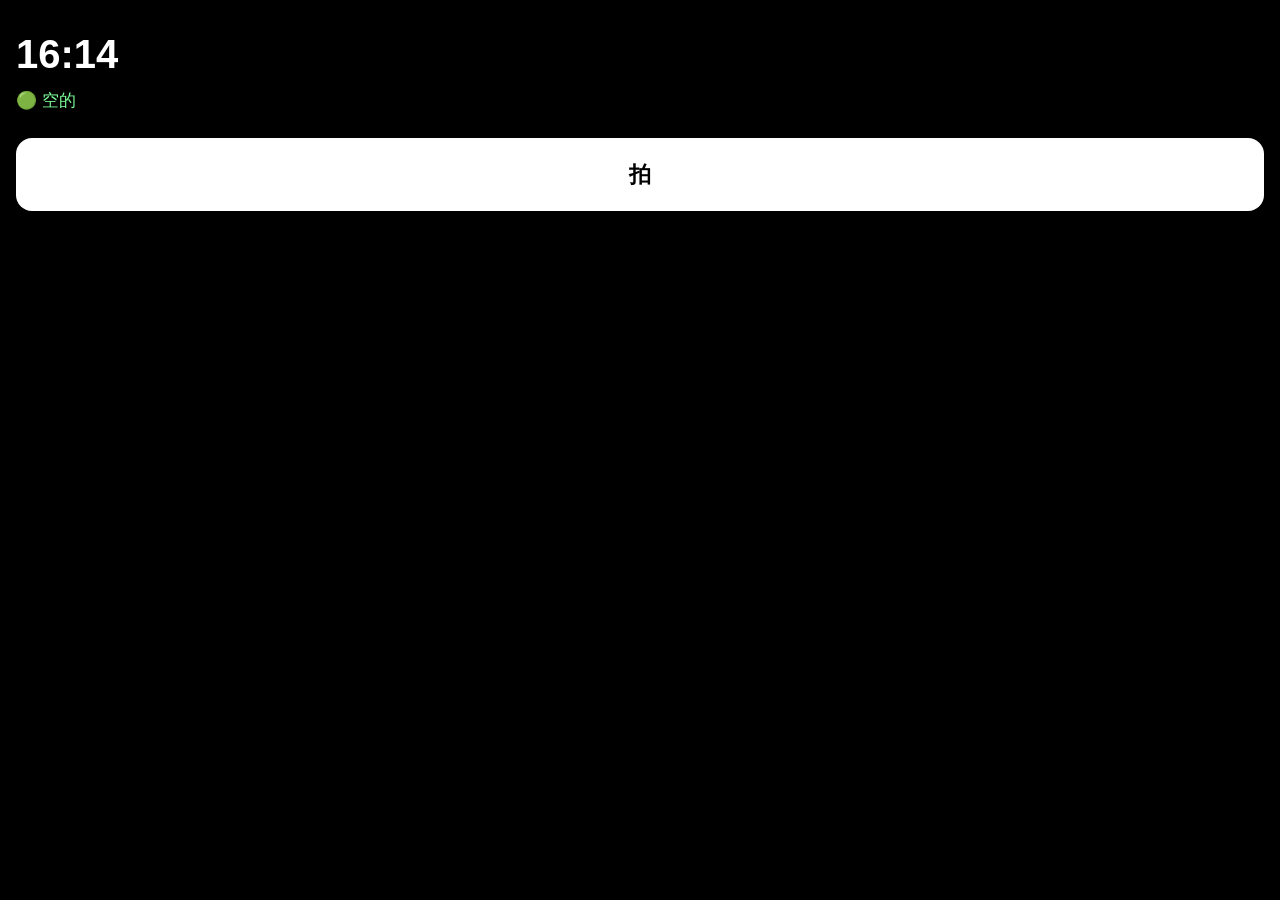
<file: dev/test-camera-c.html>
<!DOCTYPE html>
<html lang="zh-Hant">
<head>
<meta charset="utf-8">
<meta name="viewport" content="width=device-width, initial-scale=1, viewport-fit=cover">
<meta name="apple-mobile-web-app-capable" content="yes">
<meta name="apple-mobile-web-app-status-bar-style" content="black-translucent">
<meta name="apple-mobile-web-app-title" content="1440測試C">
<title>1440 路 C 測試</title>
<style>
  html, body { margin: 0; min-height: 100%; background: #000; color: #fff; font: 17px/1.5 -apple-system, sans-serif; }
  body { padding: env(safe-area-inset-top, 0) 16px 32px; }
  #clock { font-size: 40px; font-weight: 600; margin: 24px 0 4px; }
  #status { color: #7CFC98; margin-bottom: 24px; }
  label { display: block; background: #fff; color: #000; text-align: center; padding: 20px; border-radius: 16px; font-size: 22px; font-weight: 600; }
  input { display: none; }
  img { width: 100%; margin-top: 24px; border-radius: 12px; }
  #log { white-space: pre-line; margin-top: 16px; }
  b { color: #7CFC98; }
</style>
</head>
<body>
<div id="clock">--:--</div>
<div id="status">這一分鐘的狀態會顯示在這裡（測試頁固定寫「空的」）</div>

<label for="cam">拍</label>
<input id="cam" type="file" accept="image/*" capture="environment">

<img id="preview" hidden>
<div id="log"></div>

<script>
  const clock = document.getElementById('clock');
  setInterval(() => {
    const d = new Date();
    clock.textContent = String(d.getHours()).padStart(2, '0') + ':' + String(d.getMinutes()).padStart(2, '0');
  }, 500);
  document.getElementById('status').textContent = '🟢 空的';

  const standalone = window.navigator.standalone ? '主畫面模式' : 'Safari 模式（不是從主畫面開的）';
  const n = (localStorage.getItem('opensC') | 0) + 1;
  localStorage.setItem('opensC', n);

  document.getElementById('cam').addEventListener('change', async (e) => {
    const file = e.target.files[0];
    if (!file) return;
    const log = document.getElementById('log');
    const img = document.getElementById('preview');
    img.src = URL.createObjectURL(file);
    img.hidden = false;

    // 在檔案開頭找 EXIF 的拍攝時間，格式像 2026:09:29 22:31:48
    const head = new Uint8Array(await file.slice(0, 256 * 1024).arrayBuffer());
    let text = '';
    for (const b of head) text += String.fromCharCode(b);
    const m = text.match(/\d{4}:\d{2}:\d{2} \d{2}:\d{2}:\d{2}/);

    img.onload = () => {
      log.innerHTML =
        `<b>照片拿到了</b>\n` +
        `${standalone}，第 ${n} 次打開這頁\n` +
        `EXIF 拍攝時間：${m ? '<b>' + m[0] + '</b>' : '<b>沒找到</b>（改用檔案時間：' + new Date(file.lastModified).toLocaleString() + '）'}\n` +
        `尺寸：${img.naturalWidth} × ${img.naturalHeight}\n` +
        `大小：${(file.size / 1024 / 1024).toFixed(2)} MB\n\n` +
        `剛剛按「拍」之後，有沒有跳出「允許取用相機？」的視窗？請記下來，關掉再開測三次。`;
    };
  });
</script>
</body>
</html>
</file>
<file: style.css>
/* 1440 · 版面照 E（圖錄：大粗字、照片滿版、格子無縫），改成黑底；
   照片上蓋 B 的橘色日期印字；快門是 A 的 iOS 相機樣式；字體 Lexend */
:root {
  color-scheme: dark;
  --bg: #000;
  --fg: #fff;
  --dim: #8e8e93;
  --faint: #48484a;
  --line: #1c1c1e;
  --empty: #0d0d0d;      /* 沒照片的格子、照片還沒載入時的底 */
  --red: #ff453a;
  /* 唯一的強調色：底片相機的日期印字 */
  --accent: #ff8a2b;
  --accent-dim: #5a3312;
  --pad: 20px;
}
* { box-sizing: border-box; -webkit-tap-highlight-color: transparent; }
[hidden] { display: none !important; }
html, body {
  margin: 0; background: var(--bg); color: var(--fg);
  font: 16px/1.5 "Lexend", -apple-system, "PingFang TC", "Noto Sans TC", system-ui, sans-serif;
  font-variant-numeric: tabular-nums;
}
body { min-height: 100vh; min-height: 100dvh; }

/* 畫面：淡入 */
.screen {
  min-height: 100vh; min-height: 100dvh;
  display: flex; flex-direction: column;
  padding: calc(12px + env(safe-area-inset-top)) calc(var(--pad) + env(safe-area-inset-right)) calc(20px + env(safe-area-inset-bottom)) calc(var(--pad) + env(safe-area-inset-left));
  opacity: 0; transition: opacity .18s ease;
}
.screen.in { opacity: 1; }
.screen.center { align-items: center; justify-content: center; text-align: center; }

h1.logo { font-size: 64px; font-weight: 800; letter-spacing: -.05em; line-height: 1; margin: 40px 0 12px; }
.lead { font-size: 18px; font-weight: 500; margin: 0 0 12px; }
.hint { color: var(--dim); font-size: 14px; margin: 8px 0; }
.bottom { margin-top: auto; }
.msg { min-height: 1.5em; margin: 8px 0; }
.warn { color: var(--accent); font-size: 14px; }

/* ───────── 按鈕：沒有框，做決定的地方才是實心白 ───────── */
button {
  font: inherit; font-weight: 700; color: var(--fg); background: none; border: none;
  border-radius: 999px; padding: 14px 18px; transition: opacity .12s ease;
}
button:active { opacity: .55; }
button:disabled { opacity: .4; }
button.primary { background: var(--fg); color: #000; }
button.danger { color: var(--red); }
.row { display: flex; gap: 12px; margin: 10px 0; }
.row > button { flex: 1; box-shadow: inset 0 0 0 1.5px #3a3a3c; }
.row > button.primary { box-shadow: none; }

/* 導覽：粗體文字 */
.nav { display: flex; justify-content: center; gap: 36px; padding-top: 20px; }
.nav button { padding: 10px 4px; font-size: 17px; }

textarea {
  width: 100%; font: inherit; font-size: 14px; background: #111; color: var(--fg);
  border: none; border-radius: 14px; padding: 14px; margin: 10px 0 16px; word-break: break-all; outline: none;
}
#setup-save { width: 100%; }

/* ───────── 拍照畫面 ───────── */
.clock {
  font-size: min(31vw, 132px); font-weight: 800; letter-spacing: -.06em; line-height: .9;
  -webkit-user-select: none; user-select: none;
}
.minute-status { margin-top: 18px; font-size: 15px; font-weight: 600; color: var(--fg); min-height: 23px; }
.minute-status::before {
  content: ''; display: inline-block; width: 8px; height: 8px; border-radius: 50%;
  background: var(--faint); margin-right: 9px; vertical-align: 1px;
}
.minute-status.free::before { background: var(--accent); box-shadow: 0 0 8px var(--accent); }
.minute-status.owned { color: var(--dim); }
.minute-status:empty::before { width: 120px; height: 10px; border-radius: 5px; background: #1c1c1e; margin: 0; box-shadow: none; animation: breathe 1.2s ease-in-out infinite; }
@keyframes breathe { 0%, 100% { opacity: .5; } 50% { opacity: 1; } }
.hour-progress { margin-top: 4px; font-size: 13px; color: var(--dim); min-height: 20px; }

/* 快門：iOS 相機——白色外圈 + 白色實心圓，按下去內圓縮一下 */
.shoot {
  width: 88px; height: 88px; padding: 0; border-radius: 50%;
  border: 4px solid var(--fg); background: none; margin: 13vh 0 8px; position: relative;
}
.shoot::after {
  content: ''; position: absolute; inset: 5px; border-radius: 50%; background: var(--fg);
  transition: transform .12s ease;
}
.shoot:active { opacity: 1; }
.shoot:active::after { transform: scale(.86); }
.shoot:disabled { opacity: .35; }
.cheat-banner { color: var(--accent); font-size: 14px; font-weight: 600; margin: 10px 0 0; }

/* ───────── 照片：3:4 滿版 ───────── */
#scr-today, #scr-pending { padding-top: env(safe-area-inset-top); }
.photo {
  position: relative; align-self: flex-start; left: 50%; transform: translateX(-50%);
  width: min(100vw, calc(64vh * 3 / 4)); aspect-ratio: 3 / 4; background: var(--empty);
}
.photo img { display: block; width: 100%; height: 100%; object-fit: cover; -webkit-touch-callout: default; }
.info { margin: 18px 0 10px; }
.title { font-size: 40px; font-weight: 800; letter-spacing: -.05em; line-height: 1; }
.sub { color: var(--dim); font-size: 14px; margin-top: 6px; }
.ask p { font-size: 17px; font-weight: 500; margin: 8px 0; }
/* 長按存相簿那句：只在上傳失敗、出現「Retry」時才顯示 */
.only-failed { display: none; }
#pending-actions:not([hidden]) ~ .only-failed { display: block; }
.cheat { align-self: flex-end; font-size: 12px; font-weight: 400; color: var(--faint); padding: 10px 0 0; }

/* ───────── 標題列：返回鍵 + 大粗字 ───────── */
.bar { display: flex; align-items: center; gap: 6px; margin: 0 0 14px; }
.bar .back { padding: 0 10px 4px 0; font-size: 36px; font-weight: 300; line-height: 1; }
.bar-spacer { display: none; }
#wall-progress, #book-title, #view-title { font-size: 30px; font-weight: 800; letter-spacing: -.05em; line-height: 1; }
#view-sub { margin-top: 14px; }

/* ───────── 總覽：拼貼撐滿整個寬度 ───────── */
#scr-wall, #scr-book { padding-left: 0; padding-right: 0; }
#scr-wall .bar, #scr-book .bar { padding: 0 calc(var(--pad) + env(safe-area-inset-left)); }
.wall-wrap { position: relative; margin: 0 auto; }
#wall { display: block; background: var(--empty); }
#wall-overlay { position: absolute; left: 0; top: 0; pointer-events: none; }
.hour-labels { display: flex; margin: 0 auto 6px; font-size: 11px; color: var(--dim); }
.hour-labels span { flex: 1; text-align: left; padding-left: 2px; }

/* ───────── 小時書：3:4 格子無縫排列 ───────── */
.dots { display: flex; gap: 4px; justify-content: center; margin: 0 0 14px; }
.dots button { flex: 0 0 auto; width: 7px; height: 7px; padding: 0; border-radius: 50%; background: #2c2c2e; transition: transform .15s ease, background .15s ease; }
.dots button:active { opacity: 1; }
.dots button.has { background: var(--accent-dim); }
.dots button.on { background: var(--fg); transform: scale(1.35); }

.pages { display: flex; overflow-x: auto; overflow-y: hidden; scroll-snap-type: x mandatory; -webkit-overflow-scrolling: touch; flex: 1; }
.pages::-webkit-scrollbar { display: none; }
.page { flex: 0 0 100%; scroll-snap-align: start; }
.grid { display: grid; grid-template-columns: repeat(6, 1fr); gap: 1px; }
.cell { aspect-ratio: 3 / 4; background: var(--empty); position: relative; overflow: hidden; }
.cell img { width: 100%; height: 100%; object-fit: cover; display: block; }
.cell span { position: absolute; left: 5px; bottom: 3px; font-size: 10px; color: var(--faint); }
.cell.lit span { color: #fff; text-shadow: 0 0 3px #000, 0 0 3px #000; }

#toast {
  position: fixed; left: 50%; bottom: calc(40px + env(safe-area-inset-bottom)); transform: translateX(-50%);
  background: var(--fg); color: #000; padding: 12px 20px; border-radius: 999px; font-weight: 600;
  max-width: 90vw; text-align: center; z-index: 9;
}
</file>
